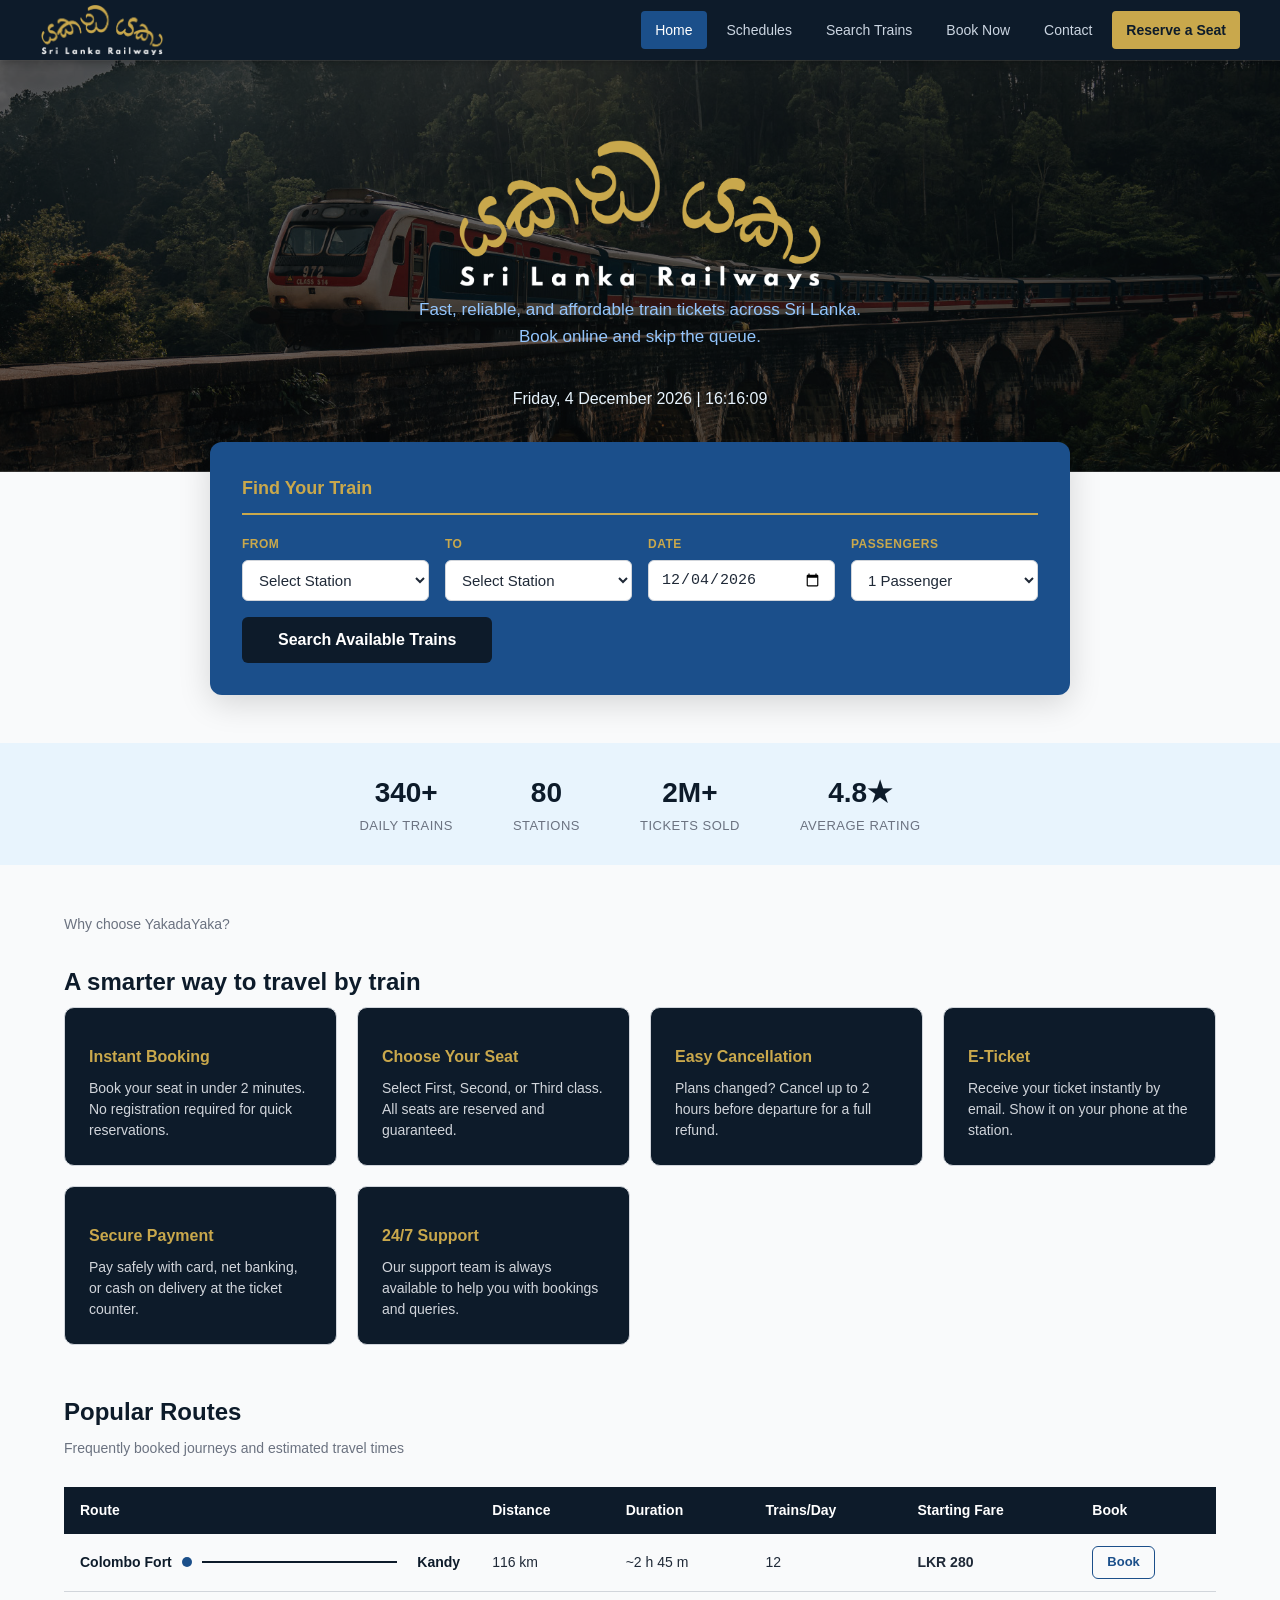
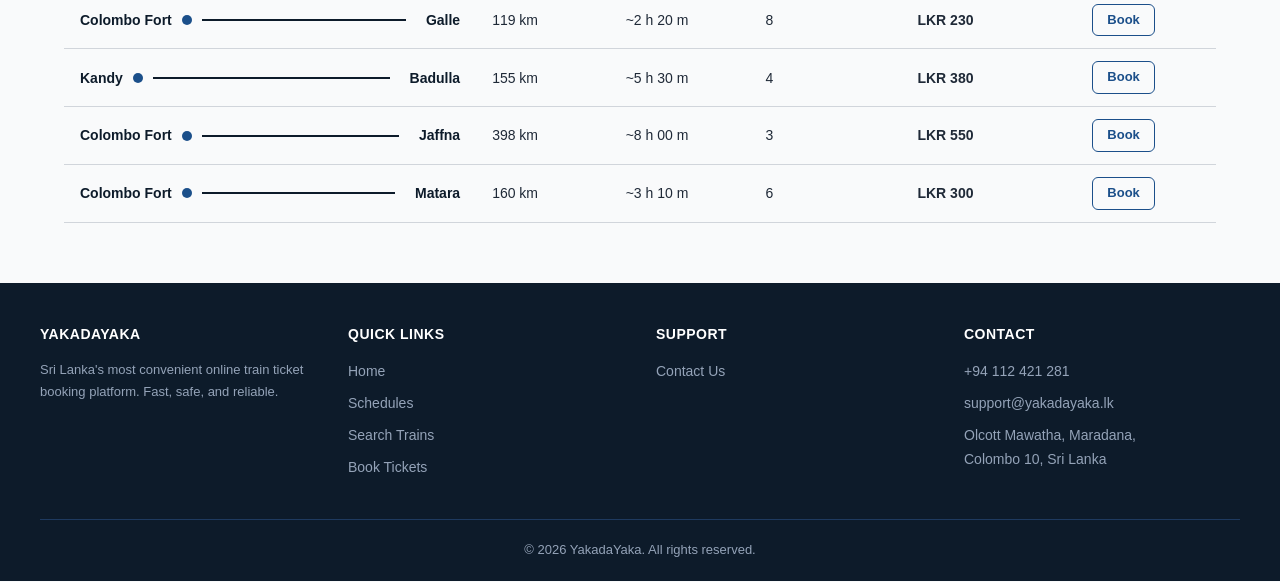
<file: index.html>
<!DOCTYPE html>
<html lang="en">
<head>
    <meta charset="UTF-8">
    <meta name="viewport" content="width=device-width, initial-scale=1.0">
    <title>YakadaYaka - Online Train Ticket Reservation</title>
    <link rel="stylesheet" href="css/style.css">
    <link rel="icon" type="image/png" href="images/logo.png">
</head>
<body>
<header>
    <div class="headerInner">
        <div class="logo">
            <img src="images/logo.png">
        </div>
        <nav>
            <ul>
                <li><a href="index.html">Home</a></li>
                <li><a href="schedules.html">Schedules</a></li>
                <li><a href="results.html">Search Trains</a></li>
                <li><a href="booking.html">Book Now</a></li>
                <li><a href="contact.html">Contact</a></li>
                <li class="navCta"><a href="booking.html">Reserve a Seat</a></li>
            </ul>
        </nav>
    </div>
</header>


<section class="hero">
    <div class="slider">
        <div class="slide" style="background-image: url('images/train1.jpg');"></div>
        <div class="slide" style="background-image: url('images/train2.jpg');"></div>
        <div class="slide" style="background-image: url('images/train3.jpg');"></div>
        <div class="slide" style="background-image: url('images/train1.jpg');"></div>
    </div>
    
    <div class="heroContent">
        <img src="images/logo.png" style="width:30%;">
        
        <p>Fast, reliable, and affordable train tickets across Sri Lanka.<br>Book online and skip the queue.</p>
        <div class="liveDate"></div>
    </div>
</section>


<div class="pageWrapper">
    <div class="searchCard">
        <h2>Find Your Train</h2>

        <form action="results.html" method="get">
            <div class="formRow">
                <div class="formGroup">
                    <label>From</label>
                    <select name="from" required>
                        <option value="">Select Station</option>
                        <option value="colombo">Colombo Fort</option>
                        <option value="kandy">Kandy</option>
                        <option value="galle">Galle</option>
                        <option value="jaffna">Jaffna</option>
                        <option value="badulla">Badulla</option>
                        <option value="matara">Matara</option>
                        <option value="vavuniya">Vavuniya</option>
                        <option value="anuradhapura">Anuradhapura</option>
                    </select>
                </div>

                <div class="formGroup">
                    <label>To</label>
                    <select name="to" required>
                        <option value="">Select Station</option>
                        <option value="colombo">Colombo Fort</option>
                        <option value="kandy">Kandy</option>
                        <option value="galle">Galle</option>
                        <option value="jaffna">Jaffna</option>
                        <option value="badulla">Badulla</option>
                        <option value="matara">Matara</option>
                        <option value="vavuniya">Vavuniya</option>
                        <option value="anuradhapura">Anuradhapura</option>
                    </select>
                </div>

                <div class="formGroup">
                    <label>Date</label>
                    <input type="date" id="departure-date" name="date" required>
                </div>

                <div class="formGroup">
                    <label>Passengers</label>
                    <select name="passengers">
                        <option value="1">1 Passenger</option>
                        <option value="2">2 Passengers</option>
                        <option value="3">3 Passengers</option>
                        <option value="4">4 Passengers</option>
                        <option value="5">5+ Passengers</option>
                    </select>
                </div>
            </div>

            <button type="submit" class="btn btnPrimary btnLg">Search Available Trains</button>
        </form>
    </div>
</div>





<div class="statsBar">
    <div class="statsInner">
        <div class="statItem">
            <div class="number">340+</div>
            <div class="label">Daily Trains</div>
        </div>
        <div class="statItem">
            <div class="number">80</div>
            <div class="label">Stations</div>
        </div>
        <div class="statItem">
            <div class="number">2M+</div>
            <div class="label">Tickets Sold</div>
        </div>
        <div class="statItem">
            <div class="number">4.8★</div>
            <div class="label">Average Rating</div>
        </div>
    </div>
</div>




<div class="pageWrapper">
    <p class="sectionSub">Why choose YakadaYaka?</p>
    <h2 class="sectionTitle">A smarter way to travel by train</h2>

    <div class="cardGrid">
        <div class="card">
            <div class="cardIcon"></div>
            <h3>Instant Booking</h3>
            <p>Book your seat in under 2 minutes. No registration required for quick reservations.</p>
        </div>
        <div class="card">
            <div class="cardIcon"></div>
            <h3>Choose Your Seat</h3>
            <p>Select First, Second, or Third class. All seats are reserved and guaranteed.</p>
        </div>
        <div class="card">
            <div class="cardIcon"></div>
            <h3>Easy Cancellation</h3>
            <p>Plans changed? Cancel up to 2 hours before departure for a full refund.</p>
        </div>
        <div class="card">
            <div class="cardIcon"></div>
            <h3>E-Ticket</h3>
            <p>Receive your ticket instantly by email. Show it on your phone at the station.</p>
        </div>
        <div class="card">
            <div class="cardIcon"></div>
            <h3>Secure Payment</h3>
            <p>Pay safely with card, net banking, or cash on delivery at the ticket counter.</p>
        </div>
        <div class="card">
            <div class="cardIcon"></div>
            <h3>24/7 Support</h3>
            <p>Our support team is always available to help you with bookings and queries.</p>
        </div>
    </div>

    




    <h2 class="sectionTitle mt24">Popular Routes</h2>
    <p class="sectionSub">Frequently booked journeys and estimated travel times</p>

    <div class="tableWrapper mb40">
        <table>
            <thead>
                <tr>
                    <th>Route</th>
                    <th>Distance</th>
                    <th>Duration</th>
                    <th>Trains/Day</th>
                    <th>Starting Fare</th>
                    <th>Book</th>
                </tr>
            </thead>
            <tbody>
                <tr>
                    <td>
                        <div class="routeLine">
                            <span>Colombo Fort</span>
                            <div class="dot"></div>
                            <div class="track" style="width:60px;"></div>
                            <span class="loco"></span>
                            <span>Kandy</span>
                        </div>
                    </td>
                    <td>116 km</td>
                    <td>~2 h 45 m</td>
                    <td>12</td>
                    <td><strong>LKR 280</strong></td>
                    <td><a href="booking.html" class="btn btnOutline" style="padding:5px 14px;font-size:13px;">Book</a></td>
                </tr>
                <tr>
                    <td>
                        <div class="routeLine">
                            <span>Colombo Fort</span>
                            <div class="dot"></div>
                            <div class="track" style="width:60px;"></div>
                            <span class="loco"></span>
                            <span>Galle</span>
                        </div>
                    </td>
                    <td>119 km</td>
                    <td>~2 h 20 m</td>
                    <td>8</td>
                    <td><strong>LKR 230</strong></td>
                    <td><a href="booking.html" class="btn btnOutline" style="padding:5px 14px;font-size:13px;">Book</a></td>
                </tr>
                <tr>
                    <td>
                        <div class="routeLine">
                            <span>Kandy</span>
                            <div class="dot"></div>
                            <div class="track" style="width:60px;"></div>
                            <span class="loco"></span>
                            <span>Badulla</span>
                        </div>
                    </td>
                    <td>155 km</td>
                    <td>~5 h 30 m</td>
                    <td>4</td>
                    <td><strong>LKR 380</strong></td>
                    <td><a href="booking.html" class="btn btnOutline" style="padding:5px 14px;font-size:13px;">Book</a></td>
                </tr>
                <tr>
                    <td>
                        <div class="routeLine">
                            <span>Colombo Fort</span>
                            <div class="dot"></div>
                            <div class="track" style="width:60px;"></div>
                            <span class="loco"></span>
                            <span>Jaffna</span>
                        </div>
                    </td>
                    <td>398 km</td>
                    <td>~8 h 00 m</td>
                    <td>3</td>
                    <td><strong>LKR 550</strong></td>
                    <td><a href="booking.html" class="btn btnOutline" style="padding:5px 14px;font-size:13px;">Book</a></td>
                </tr>
                <tr>
                    <td>
                        <div class="routeLine">
                            <span>Colombo Fort</span>
                            <div class="dot"></div>
                            <div class="track" style="width:60px;"></div>
                            <span class="loco"></span>
                            <span>Matara</span>
                        </div>
                    </td>
                    <td>160 km</td>
                    <td>~3 h 10 m</td>
                    <td>6</td>
                    <td><strong>LKR 300</strong></td>
                    <td><a href="booking.html" class="btn btnOutline" style="padding:5px 14px;font-size:13px;">Book</a></td>
                </tr>
            </tbody>
        </table>
    </div>
</div>




<footer>
    <div class="footerGrid">
        <div class="footerCol">
            <h4>YakadaYaka</h4>
            <p style="font-size:13px;line-height:1.7;">Sri Lanka's most convenient online train ticket booking platform. Fast, safe, and reliable.</p>
        </div>
        <div class="footerCol">
            <h4>Quick Links</h4>
            <ul>
                <li><a href="index.html">Home</a></li>
                <li><a href="schedules.html">Schedules</a></li>
                <li><a href="results.html">Search Trains</a></li>
                <li><a href="booking.html">Book Tickets</a></li>
            </ul>
        </div>
        <div class="footerCol">
            <h4>Support</h4>
            <ul>
                <li><a href="contact.html">Contact Us</a></li>
            </ul>
        </div>
        <div class="footerCol">
            <h4>Contact</h4>
            <ul>
                <li><a href="tel:+94112000000">+94 112 421 281</a></li>
                <li><a href="mailto:support@yakadayaka.lk">support@yakadayaka.lk</a></li>
                <li><a href="#">Olcott Mawatha, Maradana,<br>Colombo 10, Sri Lanka</a></li>
            </ul>
        </div>
    </div>
    <div class="footerBottom">
        <p>&copy; 2026 YakadaYaka. All rights reserved.</p>
    </div>
</footer>


<script src="https://cdnjs.cloudflare.com/ajax/libs/jquery/3.7.1/jquery.min.js"></script>
<script src="js/main.js"></script>

</body>
</html>
</file>
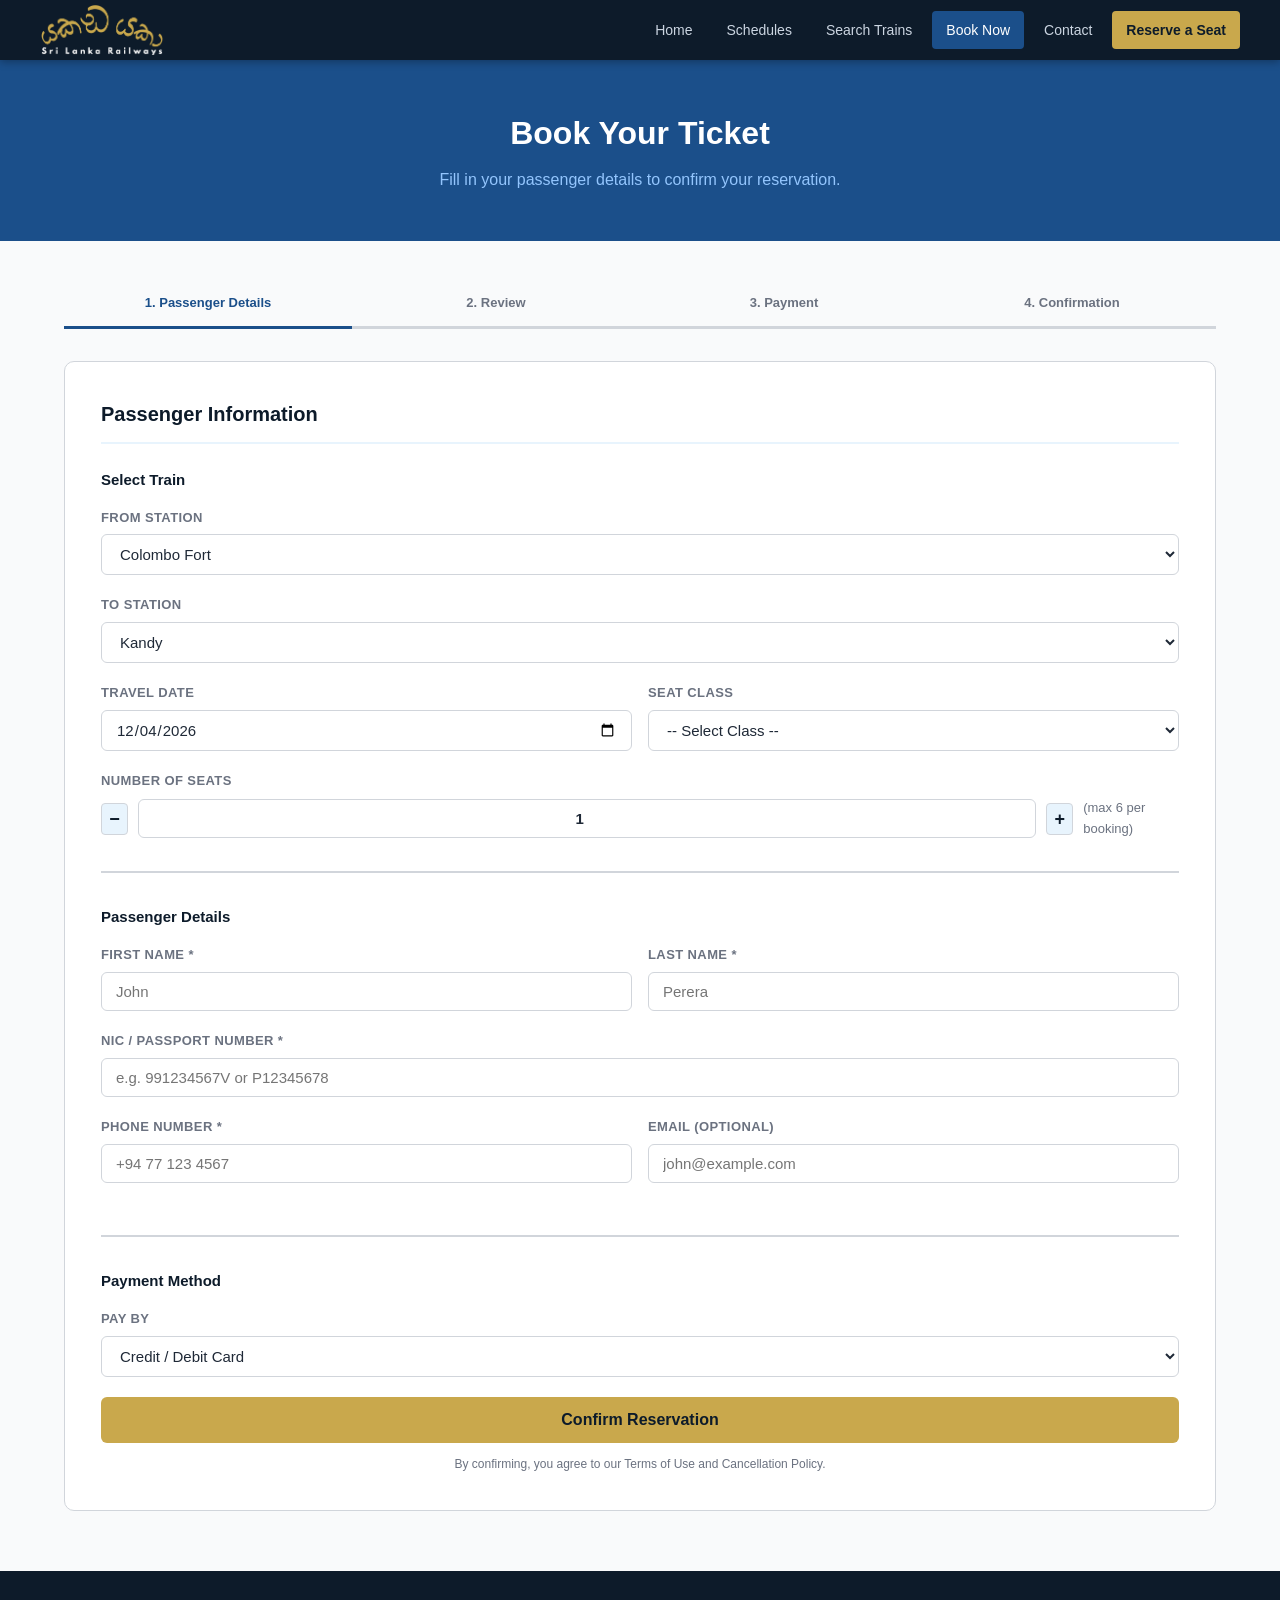
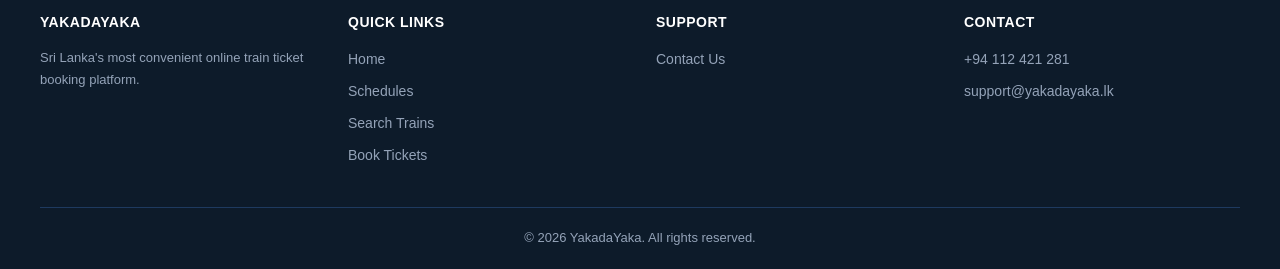
<file: booking.html>
<!DOCTYPE html>
<html lang="en">
<head>
    <meta charset="UTF-8">
    <meta name="viewport" content="width=device-width, initial-scale=1.0">
    <title>Book Tickets - YakadaYaka</title>
    <link rel="stylesheet" href="css/style.css">
    <link rel="icon" type="image/png" href="images/logo.png">
    <style>

        .fareBox {
            display: none;
        }

        .qtyControl {
            display: flex;
            align-items: center;
            gap: 10px;
        }

        .qtyBtn {
            width: 32px;
            height: 32px;
            background: var(--sky);
            border: 1.5px solid var(--light);
            border-radius: 4px;
            font-size: 18px;
            cursor: pointer;
            display: flex;
            align-items: center;
            justify-content: center;
            font-weight: 700;
            color: var(--navy);
            line-height: 1;
        }

        .qtyBtn:hover {
            background: var(--blue);
            color: #fff;
            border-color: var(--blue);
        }

        .qtyDisplay {
            width: 40px;
            text-align: center;
            border: 1.5px solid var(--light);
            border-radius: 4px;
            padding: 6px;
            font-size: 15px;
            font-weight: 700;
        }

        .steps {
            display: flex;
            gap: 0;
            margin-bottom: 32px;
        }

        .step {
            flex: 1;
            text-align: center;
            padding: 12px 8px;
            font-size: 13px;
            font-weight: 600;
            color: var(--gray);
            border-bottom: 3px solid var(--light);
        }

        .step.active {
            color: var(--blue);
            border-color: var(--blue);
        }

        .step.done {
            color: var(--success);
            border-color: var(--success);
        }

    </style>
</head>
<body>


<header>
    <div class="headerInner">
        <div class="logo">
            <img src="images/logo.png">
        </div>
        
        <nav>
            <ul>
                <li><a href="index.html">Home</a></li>
                <li><a href="schedules.html">Schedules</a></li>
                <li><a href="results.html">Search Trains</a></li>
                <li><a href="booking.html">Book Now</a></li>
                <li><a href="contact.html">Contact</a></li>
                <li class="navCta"><a href="booking.html">Reserve a Seat</a></li>
            </ul>
        </nav>
    </div>
</header>


<div class="pageBanner">
    <h1>Book Your Ticket</h1>
    <p>Fill in your passenger details to confirm your reservation.</p>
</div>

<div class="pageWrapper">

    
    <div class="steps">
        <div class="step active">1. Passenger Details</div>
        <div class="step">2. Review</div>
        <div class="step">3. Payment</div>
        <div class="step">4. Confirmation</div>
    </div>

    
    <div id="booking-success" class="alert alertSuccess" style="display:none;">
         <strong>Booking Confirmed!</strong>
    </div>

    <div class="bookingLayout">

        
        <div class="formCard" id="booking-form-wrap">
            <h2>Passenger Information</h2>

            <form id="booking-form">

                
                <h3 style="font-size:15px;font-weight:700;color:var(--navy);margin-bottom:16px;">Select Train</h3>
                <div class="formField">
                    <label>From Station</label>
                    <select>
                        <option>Colombo Fort</option>
                        <option>Kandy</option>
                        <option>Galle</option>
                        <option>Jaffna</option>
                        <option>Badulla</option>
                        <option>Matara</option>
                    </select>
                </div>

                <div class="formField">
                    <label>To Station</label>
                    <select>
                        <option>Kandy</option>
                        <option>Colombo Fort</option>
                        <option>Galle</option>
                        <option>Jaffna</option>
                        <option>Badulla</option>
                        <option>Matara</option>
                    </select>
                </div>

                <div class="formRow2">
                    <div class="formField">
                        <label>Travel Date</label>
                        <input type="date" id="dep-date">
                    </div>
                    <div class="formField">
                        <label>Seat Class</label>
                        <select id="b-class" required>
                            <option value="">-- Select Class --</option>
                            <option value="1">First Class — LKR 850</option>
                            <option value="2">Second Class — LKR 480</option>
                            <option value="3">Third Class — LKR 280</option>
                        </select>
                        <span class="errorMsg" id="b-class-err"></span>
                    </div>
                </div>

                <div class="formField">
                    <label>Number of Seats</label>
                    <div class="qtyControl">
                        <button type="button" class="qtyBtn" data-action="dec" data-target="b-seats">−</button>
                        <input type="number" id="b-seats" class="qtyDisplay" value="1" min="1" max="6" readonly>
                        <button type="button" class="qtyBtn" data-action="inc" data-target="b-seats">+</button>
                        <span style="font-size:13px;color:var(--gray);">(max 6 per booking)</span>
                    </div>
                </div>

                <div class="fareBox alert alertInfo mb24 mt8">
                    Estimated Fare: <strong id="fare-display"></strong>
                </div>

                <div class="divider"></div>

                <h3 style="font-size:15px;font-weight:700;color:var(--navy);margin-bottom:16px;">Passenger Details</h3>

                <div class="formRow2">
                    <div class="formField">
                        <label>First Name *</label>
                        <input type="text" id="b-fname" placeholder="John">
                        <span class="errorMsg" id="b-fname-err"></span>
                    </div>
                    <div class="formField">
                        <label>Last Name *</label>
                        <input type="text" id="b-lname" placeholder="Perera">
                        <span class="errorMsg" id="b-lname-err"></span>
                    </div>
                </div>

                <div class="formField">
                    <label>NIC / Passport Number *</label>
                    <input type="text" id="b-nic" placeholder="e.g. 991234567V or P12345678">
                    <span class="errorMsg" id="b-nic-err"></span>
                </div>

                <div class="formRow2">
                    <div class="formField">
                        <label>Phone Number *</label>
                        <input type="tel" id="b-phone" placeholder="+94 77 123 4567">
                        <span class="errorMsg" id="b-phone-err"></span>
                    </div>
                    <div class="formField">
                        <label>Email (optional)</label>
                        <input type="email" id="b-email" placeholder="john@example.com">
                        <span class="errorMsg" id="b-email-err"></span>
                    </div>
                </div>

                <div class="divider"></div>

                <h3 style="font-size:15px;font-weight:700;color:var(--navy);margin-bottom:16px;">Payment Method</h3>

                <div class="formField">
                    <label>Pay By</label>
                    <select>
                        <option value="card">Credit / Debit Card</option>
                        <option value="netbank">Internet Banking</option>
                        <option value="counter">Cash at Counter</option>
                    </select>
                </div>

                <button type="submit" class="btn btnGold btnLg btnBlock mt16">
                    Confirm Reservation
                </button>

                <p style="font-size:12px;color:var(--gray);text-align:center;margin-top:12px;">
                    By confirming, you agree to our Terms of Use and Cancellation Policy.
                </p>

            </form>
        </div>

    </div>
</div>

<footer>
    <div class="footerGrid">
        <div class="footerCol">
            <h4>YakadaYaka</h4>
            <p style="font-size:13px;line-height:1.7;">Sri Lanka's most convenient online train ticket booking platform.</p>
        </div>
        <div class="footerCol">
            <h4>Quick Links</h4>
            <ul>
                <li><a href="index.html">Home</a></li>
                <li><a href="schedules.html">Schedules</a></li>
                <li><a href="results.html">Search Trains</a></li>
                <li><a href="booking.html">Book Tickets</a></li>
            </ul>
        </div>
        <div class="footerCol">
            <h4>Support</h4>
            <ul>
                <li><a href="contact.html">Contact Us</a></li>
            </ul>
        </div>
        <div class="footerCol">
            <h4>Contact</h4>
            <ul>
                <li><a href="tel:+94112000000">+94 112 421 281</a></li>
                <li><a href="mailto:support@yakadayaka.lk">support@yakadayaka.lk</a></li>
            </ul>
        </div>
    </div>
    <div class="footerBottom">
        <p>&copy; 2026 YakadaYaka. All rights reserved.</p>
    </div>
</footer>

<script src="https://cdnjs.cloudflare.com/ajax/libs/jquery/3.7.1/jquery.min.js"></script>
<script src="js/main.js"></script>
<script>
    $(document).ready(function () {
        
        var now = new Date();
        var months = ["Jan","Feb","Mar","Apr","May","Jun","Jul","Aug","Sep","Oct","Nov","Dec"];
        $("#summary-date").text(now.getDate() + " " + months[now.getMonth()] + " " + now.getFullYear());

        

        var ref = Math.floor(10000 + Math.random() * 90000);
        $("#booking-ref").text(ref);


        function updateSummaryTotal() {
            var text = $("#fare-display").text();
            if (text) {
                $("#summary-total").text(text);
            }
        }

        
        setInterval(updateSummaryTotal, 500);

        

        $("#booking-form").on("submit-success", function () {
            $("html, body").animate({ scrollTop: 0 }, 400);
        });
    });
</script>

</body>
</html>
</file>
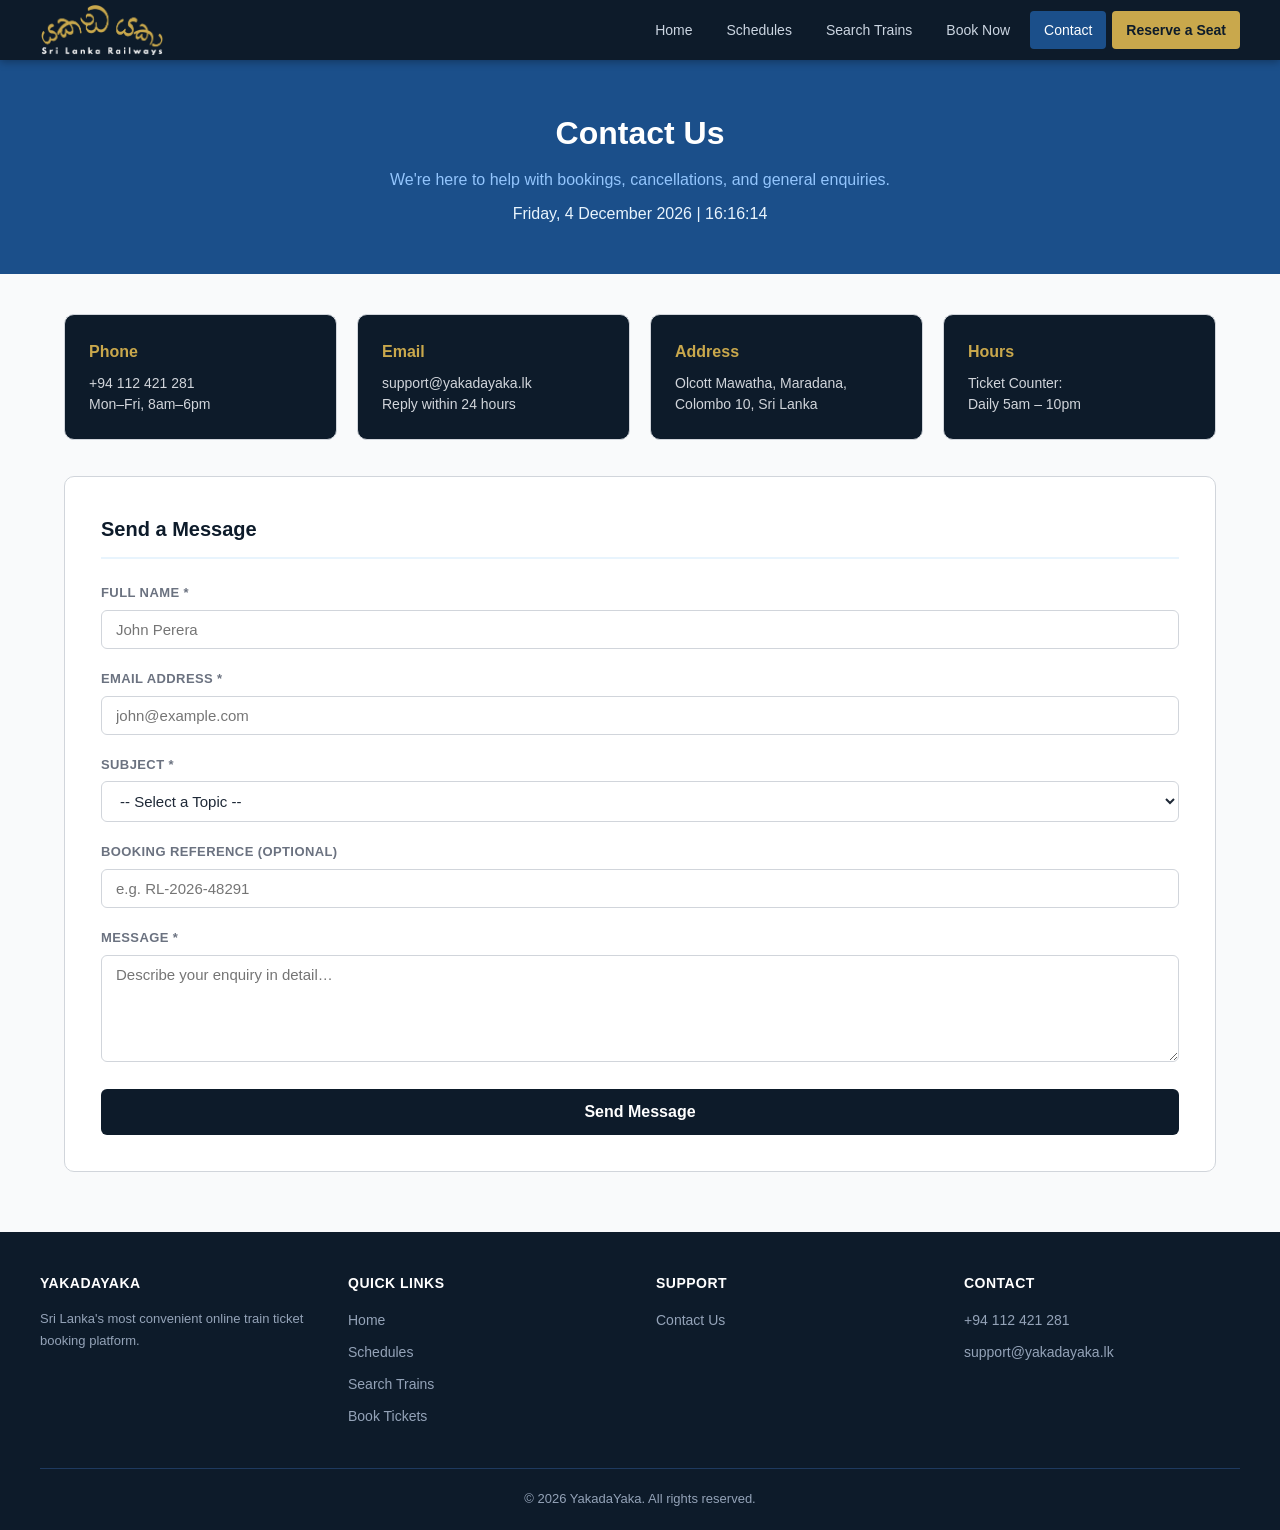
<file: contact.html>
<!DOCTYPE html>
<html lang="en">
<head>
    <meta charset="UTF-8">
    <meta name="viewport" content="width=device-width, initial-scale=1.0">
    <title>Contact Us - YakadaYaka</title>
    <link rel="stylesheet" href="css/style.css">
    <link rel="icon" type="image/png" href="images/logo.png">
    
</head>
<body>

<header>
    <div class="headerInner">
       <div class="logo">
            <img src="images/logo.png">
        </div>
        
        <nav>
            <ul>
                <li><a href="index.html">Home</a></li>
                <li><a href="schedules.html">Schedules</a></li>
                <li><a href="results.html">Search Trains</a></li>
                <li><a href="booking.html">Book Now</a></li>
                <li><a href="contact.html">Contact</a></li>
                <li class="navCta"><a href="booking.html">Reserve a Seat</a></li>
            </ul>
        </nav>
    </div>
</header>


<div class="pageBanner">
    <h1>Contact Us</h1>
    <p>We're here to help with bookings, cancellations, and general enquiries.</p>
    <div class="liveDate mt8"></div>
</div>

<div class="pageWrapper">

    
    <div id="form-success" class="alert alertSuccess" style="display:none;">
        &nbsp;<strong>Message sent!</strong> Thank you for reaching out. We'll respond within 24 hours.
    </div>

    
    <div class="cardGrid" style="grid-template-columns:repeat(auto-fit,minmax(180px,1fr));margin-bottom:36px;">
        <div class="card">
            <h3>Phone</h3>
            <p><a href="tel:+94112000000" style="color:var(--light);">+94 112 421 281</a><br>Mon–Fri, 8am–6pm</p>
        </div>
        <div class="card">
            <h3>Email</h3>
            <p><a href="mailto:support@yakadayaka.lk" style="color:var(--light);">support@yakadayaka.lk</a><br>Reply within 24 hours</p>
        </div>
        <div class="card">
            <h3>Address</h3>
            <p>Olcott Mawatha, Maradana,<br>Colombo 10, Sri Lanka</p>
        </div>
        <div class="card">
            <h3>Hours</h3>
            <p>Ticket Counter:<br>Daily 5am – 10pm</p>
        </div>
    </div>

    
    <div class="contactLayout">
        <div class="formCard">
            <h2>Send a Message</h2>
            <form id="contact-form" novalidate>

                <div class="formField">
                    <label for="c-name">Full Name *</label>
                    <input type="text" id="c-name" placeholder="John Perera">
                    <span class="errorMsg" id="c-name-err"></span>
                </div>

                <div class="formField">
                    <label for="c-email">Email Address *</label>
                    <input type="email" id="c-email" placeholder="john@example.com">
                    <span class="errorMsg" id="c-email-err"></span>
                </div>

                <div class="formField">
                    <label for="c-subject">Subject *</label>
                    <select id="c-subject">
                        <option value="">-- Select a Topic --</option>
                        <option value="booking">Booking Issue</option>
                        <option value="cancel">Cancellation / Refund</option>
                        <option value="schedule">Schedule Enquiry</option>
                        <option value="payment">Payment Problem</option>
                        <option value="feedback">General Feedback</option>
                        <option value="other">Other</option>
                    </select>
                    <span class="errorMsg" id="c-subject-err"></span>
                </div>

                <div class="formField">
                    <label for="c-ref">Booking Reference (optional)</label>
                    <input type="text" id="c-ref" placeholder="e.g. RL-2026-48291">
                </div>

                <div class="formField">
                    <label for="c-message">Message *</label>
                    <textarea id="c-message" rows="5" placeholder="Describe your enquiry in detail…"></textarea>
                    <span class="errorMsg" id="c-message-err"></span>
                </div>

                <button type="submit" class="btn btnPrimary btnLg btnBlock">
                    Send Message
                </button>
            </form>
        </div>
    </div>

</div>


<footer>
    <div class="footerGrid">
        <div class="footerCol">
            <h4>YakadaYaka</h4>
            <p style="font-size:13px;line-height:1.7;">Sri Lanka's most convenient online train ticket booking platform.</p>
        </div>
        <div class="footerCol">
            <h4>Quick Links</h4>
            <ul>
                <li><a href="index.html">Home</a></li>
                <li><a href="schedules.html">Schedules</a></li>
                <li><a href="results.html">Search Trains</a></li>
                <li><a href="booking.html">Book Tickets</a></li>
            </ul>
        </div>
        <div class="footerCol">
            <h4>Support</h4>
            <ul>
                <li><a href="contact.html">Contact Us</a></li>
            </ul>
        </div>
        <div class="footerCol">
            <h4>Contact</h4>
            <ul>
                <li><a href="tel:+94112000000">+94 112 421 281</a></li>
                <li><a href="mailto:support@yakadayaka.lk">support@yakadayaka.lk</a></li>
            </ul>
        </div>
    </div>
    <div class="footerBottom">
        <p>&copy; 2026 YakadaYaka. All rights reserved.</p>
    </div>
</footer>

<script src="https://cdnjs.cloudflare.com/ajax/libs/jquery/3.7.1/jquery.min.js"></script>
<script src="js/main.js"></script>

</body>
</html>
</file>
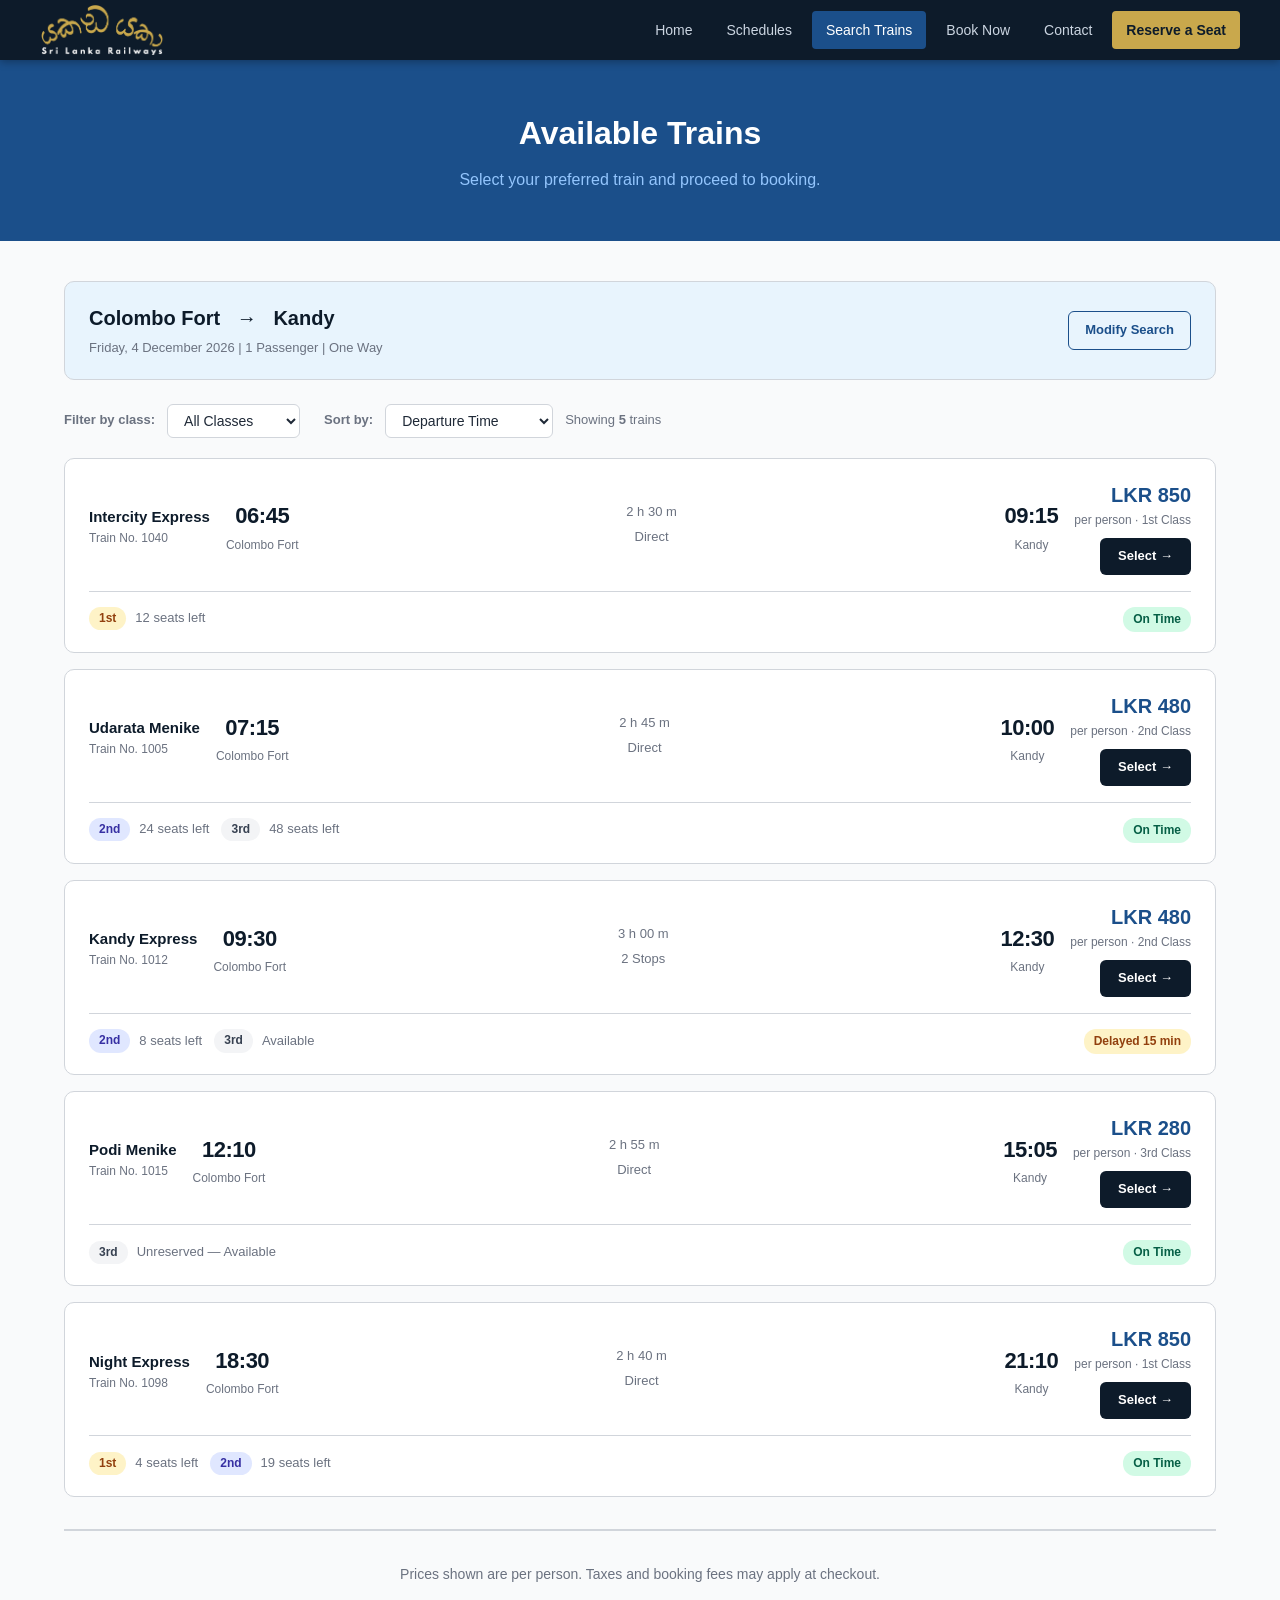
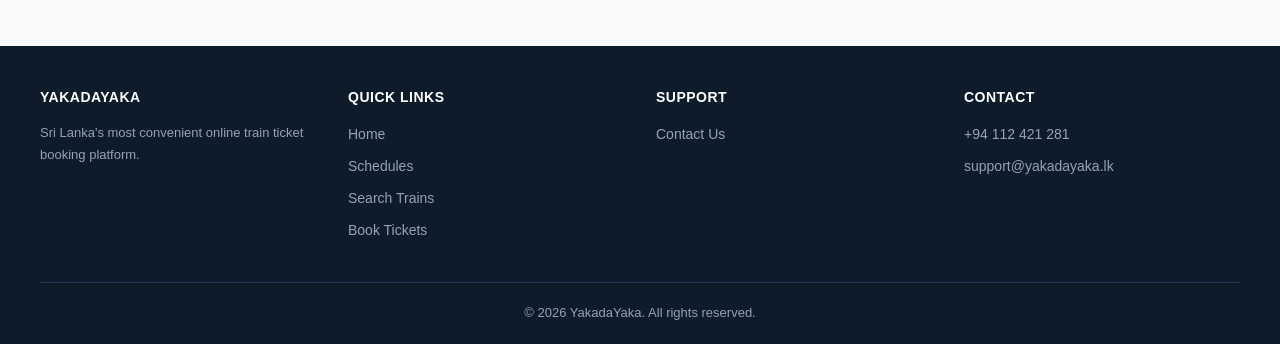
<file: results.html>
<!DOCTYPE html>
<html lang="en">
<head>
    <meta charset="UTF-8">
    <meta name="viewport" content="width=device-width, initial-scale=1.0">
    <title>Search Results - YakadaYaka</title>
    <link rel="stylesheet" href="css/style.css">
    <link rel="icon" type="image/png" href="images/logo.png">
    
    <style>
        .resultsHeader {
            background: var(--sky);
            border: 1.5px solid var(--light);
            border-radius: 10px;
            padding: 20px 24px;
            margin-bottom: 24px;
            display: flex;
            align-items: center;
            justify-content: space-between;
            flex-wrap: wrap;
            gap: 12px;
        }

        .resultsRoute {
            font-size: 20px;
            font-weight: 700;
            color: var(--navy);
            display: flex;
            align-items: center;
            gap: 10px;
        }

        .resultsMeta {
            font-size: 13px;
            color: var(--gray);
            margin-top: 4px;
        }

        .filterBar {
            display: flex;
            gap: 12px;
            align-items: center;
            flex-wrap: wrap;
            margin-bottom: 20px;
        }

        .filterBar label {
            font-size: 13px;
            font-weight: 600;
            color: var(--gray);
        }

        .filterBar select {
            border: 1.5px solid var(--light);
            border-radius: 6px;
            padding: 7px 12px;
            font-size: 14px;
            color: var(--text);
            background: #fff;
        }

        .trainCard {
            background: #fff;
            border: 1.5px solid var(--light);
            border-radius: 10px;
            padding: 20px 24px;
            margin-bottom: 16px;
            transition: box-shadow 0.2s;
        }

        .trainCard:hover {
            box-shadow: 0 4px 16px rgba(0,0,0,0.09);
        }

        .trainCardTop {
            display: flex;
            align-items: center;
            justify-content: space-between;
            flex-wrap: wrap;
            gap: 16px;
        }

        .trainName {
            font-weight: 700;
            font-size: 15px;
            color: var(--navy);
        }

        .trainNumber {
            font-size: 12px;
            color: var(--gray);
        }

        .timeBlock {
            text-align: center;
        }

        .timeBlock .time {
            font-size: 22px;
            font-weight: 800;
            color: var(--navy);
            letter-spacing: -0.5px;
        }

        .timeBlock .station {
            font-size: 12px;
            color: var(--gray);
            margin-top: 2px;
        }

        .durationBlock {
            text-align: center;
            flex: 1;
            min-width: 120px;
        }

        .durationBlock .dur {
            font-size: 13px;
            color: var(--gray);
            margin-bottom: 4px;
        }

        .loco-icon {
            font-size: 18px;
        }

        .priceBlock {
            text-align: right;
        }

        .priceBlock .price {
            font-size: 20px;
            font-weight: 800;
            color: var(--blue);
        }

        .priceBlock .per {
            font-size: 12px;
            color: var(--gray);
        }

        .trainCardBottom {
            margin-top: 16px;
            padding-top: 14px;
            border-top: 1px solid var(--light);
            display: flex;
            align-items: center;
            justify-content: space-between;
            flex-wrap: wrap;
            gap: 10px;
        }

        .availInfo {
            font-size: 13px;
            color: var(--gray);
            display: flex;
            gap: 12px;
            flex-wrap: wrap;
        }

        .availInfo span {
            display: flex;
            align-items: center;
            gap: 5px;
        }
    </style>
</head>
<body>
<header>
    <div class="headerInner">
        <div class="logo">
            <img src="images/logo.png">
        </div>
        
        <nav>
            <ul>
                <li><a href="index.html">Home</a></li>
                <li><a href="schedules.html">Schedules</a></li>
                <li><a href="results.html">Search Trains</a></li>
                <li><a href="booking.html">Book Now</a></li>
                <li><a href="contact.html">Contact</a></li>
                <li class="navCta"><a href="booking.html">Reserve a Seat</a></li>
            </ul>
        </nav>
    </div>
</header>


<div class="pageBanner">
    <h1>Available Trains</h1>
    <p>Select your preferred train and proceed to booking.</p>
</div>

<div class="pageWrapper">

    <!-- Results Header -->
    <div class="resultsHeader">
        <div>
            <div class="resultsRoute">
                Colombo Fort &nbsp; → &nbsp; Kandy 
            </div>
            <div class="resultsMeta" id="results-date-meta">Thursday, 11 June 2026 &nbsp;|&nbsp; 1 Passenger &nbsp;|&nbsp; One Way</div>
        </div>
        <a href="index.html" class="btn btnOutline" style="font-size:13px;padding:8px 16px;">Modify Search</a>
    </div>

    
    <div class="filterBar">
        <label>Filter by class:</label>
        <select id="filter-class">
            <option value="all">All Classes</option>
            <option value="1">First Class</option>
            <option value="2">Second Class</option>
            <option value="3">Third Class</option>
        </select>

        <label style="margin-left:12px;">Sort by:</label>
        <select id="sort-trains">
            <option value="dep">Departure Time</option>
            <option value="dur">Duration</option>
            <option value="price">Price (Low → High)</option>
        </select>

        <span style="font-size:13px;color:var(--gray);">Showing <strong>5</strong> trains</span>
    </div>


    <div class="trainRow" data-class="1">
        <div class="trainCard">
            <div class="trainCardTop">
                <div>
                    <div class="trainName">Intercity Express</div>
                    <div class="trainNumber">Train No. 1040</div>
                </div>

                <div class="timeBlock">
                    <div class="time">06:45</div>
                    <div class="station">Colombo Fort</div>
                </div>

                <div class="durationBlock">
                    <div class="dur">2 h 30 m</div>
                    <div class="dur" style="margin-top:4px;">Direct</div>
                </div>

                <div class="timeBlock">
                    <div class="time">09:15</div>
                    <div class="station">Kandy</div>
                </div>

                <div class="priceBlock">
                    <div class="price">LKR 850</div>
                    <div class="per">per person · 1st Class</div>
                    <a href="booking.html" class="btn btnPrimary mt8" style="padding:8px 18px;font-size:13px;">Select →</a>
                </div>
            </div>

            <div class="trainCardBottom">
                <div class="availInfo">
                    <span><span class="classPill classFirst">1st</span> 12 seats left</span>
                </div>
                <div>
                    <span class="badge badgeGreen">On Time</span>
                </div>
            </div>
        </div>
    </div>

    <div class="trainRow" data-class="2">
        <div class="trainCard">
            <div class="trainCardTop">
                <div>
                    <div class="trainName">Udarata Menike</div>
                    <div class="trainNumber">Train No. 1005</div>
                </div>

                <div class="timeBlock">
                    <div class="time">07:15</div>
                    <div class="station">Colombo Fort</div>
                </div>

                <div class="durationBlock">
                    <div class="dur">2 h 45 m</div>
                    <div class="dur" style="margin-top:4px;">Direct</div>
                </div>

                <div class="timeBlock">
                    <div class="time">10:00</div>
                    <div class="station">Kandy</div>
                </div>

                <div class="priceBlock">
                    <div class="price">LKR 480</div>
                    <div class="per">per person · 2nd Class</div>
                    <a href="booking.html" class="btn btnPrimary mt8" style="padding:8px 18px;font-size:13px;">Select →</a>
                </div>
            </div>

            <div class="trainCardBottom">
                <div class="availInfo">
                    <span><span class="classPill classSecond">2nd</span> 24 seats left</span>
                    <span><span class="classPill classThird">3rd</span> 48 seats left</span>
                </div>
                <div>
                    <span class="badge badgeGreen">On Time</span>
                </div>
            </div>
        </div>
    </div>

    <div class="trainRow" data-class="2">
        <div class="trainCard">
            <div class="trainCardTop">
                <div>
                    <div class="trainName">Kandy Express</div>
                    <div class="trainNumber">Train No. 1012</div>
                </div>

                <div class="timeBlock">
                    <div class="time">09:30</div>
                    <div class="station">Colombo Fort</div>
                </div>

                <div class="durationBlock">
                    <div class="dur">3 h 00 m</div>
                    <div class="dur" style="margin-top:4px;">2 Stops</div>
                </div>

                <div class="timeBlock">
                    <div class="time">12:30</div>
                    <div class="station">Kandy</div>
                </div>

                <div class="priceBlock">
                    <div class="price">LKR 480</div>
                    <div class="per">per person · 2nd Class</div>
                    <a href="booking.html" class="btn btnPrimary mt8" style="padding:8px 18px;font-size:13px;">Select →</a>
                </div>
            </div>

            <div class="trainCardBottom">
                <div class="availInfo">
                    <span><span class="classPill classSecond">2nd</span> 8 seats left</span>
                    <span><span class="classPill classThird">3rd</span> Available</span>
                </div>
                <div>
                    <span class="badge badgeYellow">Delayed 15 min</span>
                </div>
            </div>
        </div>
    </div>

    <div class="trainRow" data-class="3">
        <div class="trainCard">
            <div class="trainCardTop">
                <div>
                    <div class="trainName">Podi Menike</div>
                    <div class="trainNumber">Train No. 1015</div>
                </div>

                <div class="timeBlock">
                    <div class="time">12:10</div>
                    <div class="station">Colombo Fort</div>
                </div>

                <div class="durationBlock">
                    <div class="dur">2 h 55 m</div>
                    <div class="dur" style="margin-top:4px;">Direct</div>
                </div>

                <div class="timeBlock">
                    <div class="time">15:05</div>
                    <div class="station">Kandy</div>
                </div>

                <div class="priceBlock">
                    <div class="price">LKR 280</div>
                    <div class="per">per person · 3rd Class</div>
                    <a href="booking.html" class="btn btnPrimary mt8" style="padding:8px 18px;font-size:13px;">Select →</a>
                </div>
            </div>

            <div class="trainCardBottom">
                <div class="availInfo">
                    <span><span class="classPill classThird">3rd</span> Unreserved — Available</span>
                </div>
                <div>
                    <span class="badge badgeGreen">On Time</span>
                </div>
            </div>
        </div>
    </div>

    <div class="trainRow" data-class="1">
        <div class="trainCard">
            <div class="trainCardTop">
                <div>
                    <div class="trainName">Night Express</div>
                    <div class="trainNumber">Train No. 1098</div>
                </div>

                <div class="timeBlock">
                    <div class="time">18:30</div>
                    <div class="station">Colombo Fort</div>
                </div>

                <div class="durationBlock">
                    <div class="dur">2 h 40 m</div>
                    <div class="dur" style="margin-top:4px;">Direct</div>
                </div>

                <div class="timeBlock">
                    <div class="time">21:10</div>
                    <div class="station">Kandy</div>
                </div>

                <div class="priceBlock">
                    <div class="price">LKR 850</div>
                    <div class="per">per person · 1st Class</div>
                    <a href="booking.html" class="btn btnPrimary mt8" style="padding:8px 18px;font-size:13px;">Select →</a>
                </div>
            </div>

            <div class="trainCardBottom">
                <div class="availInfo">
                    <span><span class="classPill classFirst">1st</span> 4 seats left</span>
                    <span><span class="classPill classSecond">2nd</span> 19 seats left</span>
                </div>
                <div>
                    <span class="badge badgeGreen">On Time</span>
                </div>
            </div>
        </div>
    </div>

    <div class="divider"></div>
    <p class="textCenter textGray" style="margin-bottom:40px;font-size:14px;">
        Prices shown are per person. Taxes and booking fees may apply at checkout.
    </p>

</div>

<footer>
    <div class="footerGrid">
        <div class="footerCol">
            <h4>YakadaYaka</h4>
            <p style="font-size:13px;line-height:1.7;">Sri Lanka's most convenient online train ticket booking platform.</p>
        </div>
        <div class="footerCol">
            <h4>Quick Links</h4>
            <ul>
                <li><a href="index.html">Home</a></li>
                <li><a href="schedules.html">Schedules</a></li>
                <li><a href="results.html">Search Trains</a></li>
                <li><a href="booking.html">Book Tickets</a></li>
            </ul>
        </div>
        <div class="footerCol">
            <h4>Support</h4>
            <ul>
                <li><a href="contact.html">Contact Us</a></li>
            </ul>
        </div>
        <div class="footerCol">
            <h4>Contact</h4>
            <ul>
                <li><a href="tel:+94112000000">+94 112 421 281</a></li>
                <li><a href="mailto:support@yakadayaka.lk">support@yakadayaka.lk</a></li>
            </ul>
        </div>
    </div>
    <div class="footerBottom">
        <p>&copy; 2026 YakadaYaka. All rights reserved.</p>
    </div>
</footer>

<script src="https://cdnjs.cloudflare.com/ajax/libs/jquery/3.7.1/jquery.min.js"></script>
<script src="js/main.js"></script>
<script>
    $(document).ready(function () {
        
        var now = new Date();
        
        var days = ["Sunday","Monday","Tuesday","Wednesday","Thursday","Friday","Saturday"];
        
        var months = ["January","February","March","April","May","June","July","August","September","October","November","December"];
        
        $("#results-date-meta").text(
            days[now.getDay()] + ", " + now.getDate() + " " + months[now.getMonth()] + " " + now.getFullYear()
            + " | 1 Passenger | One Way"
        );
    });
</script>

</body>
</html>
</file>
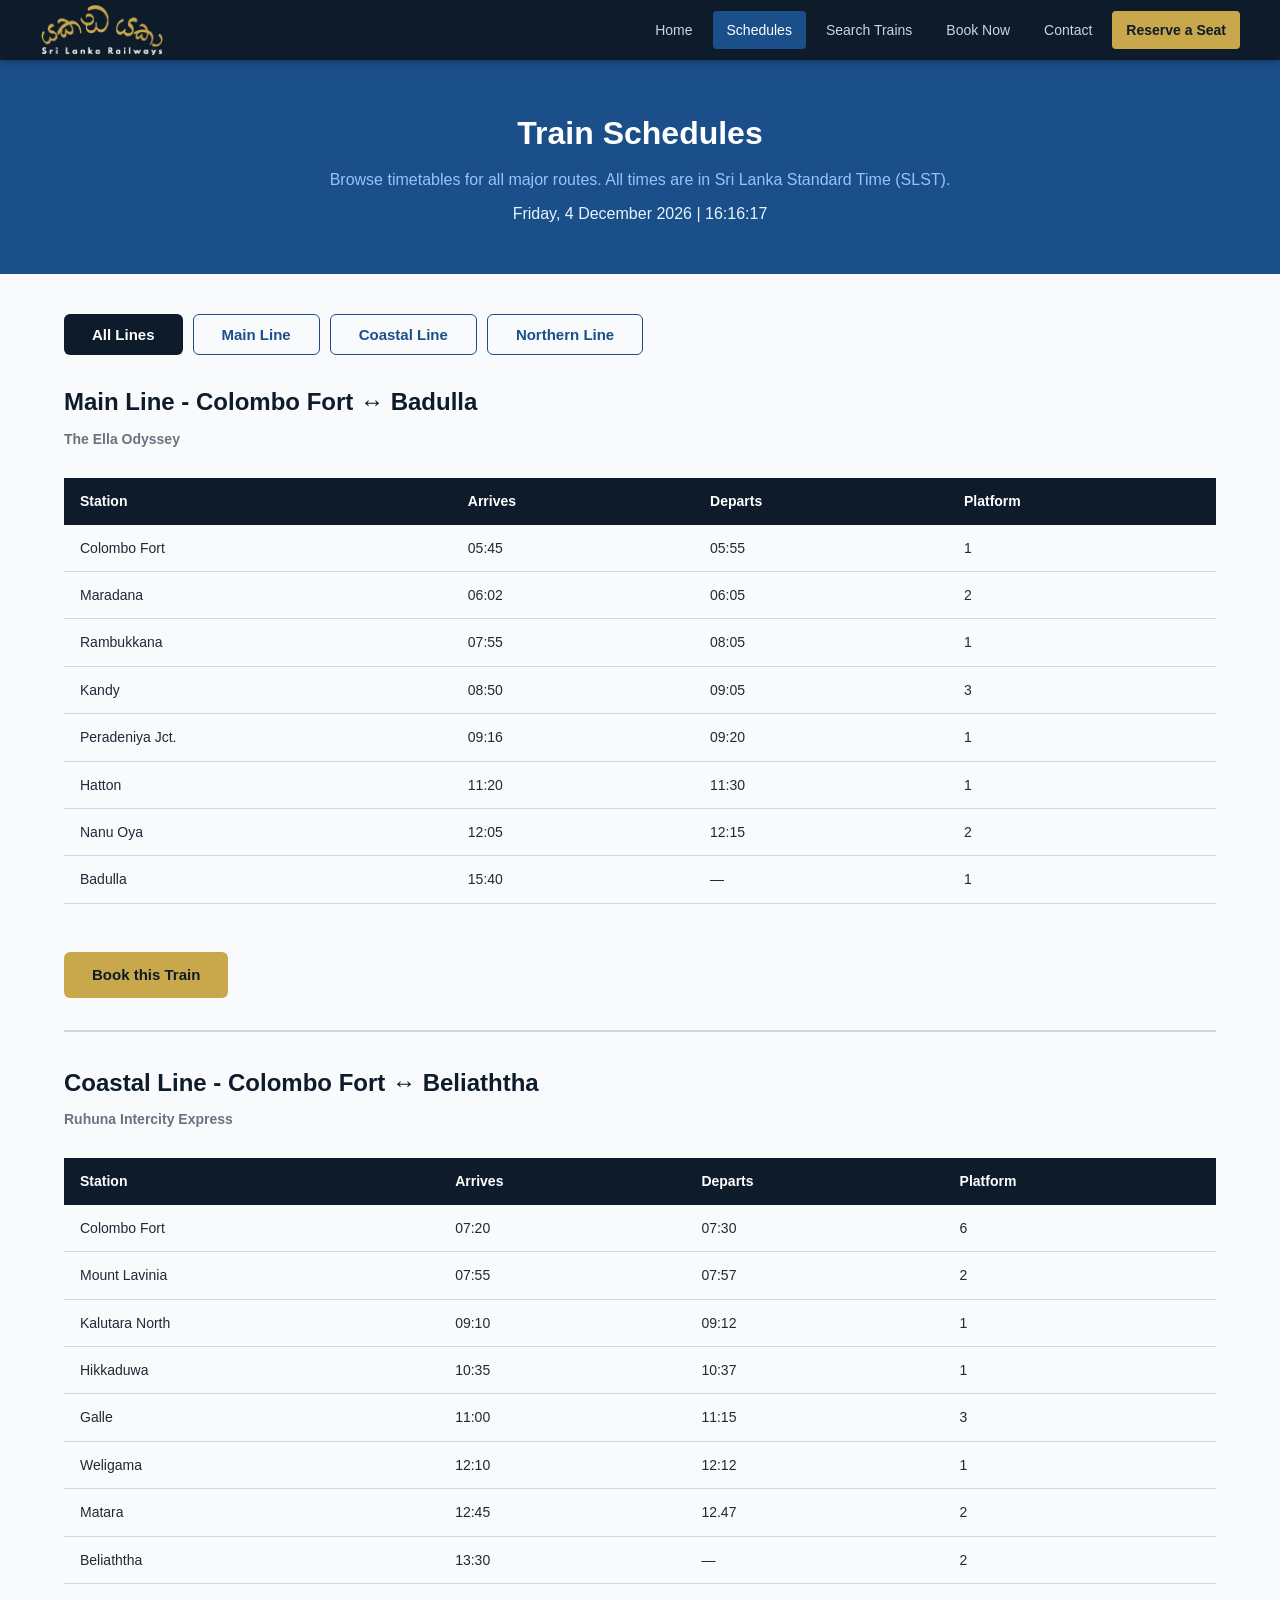
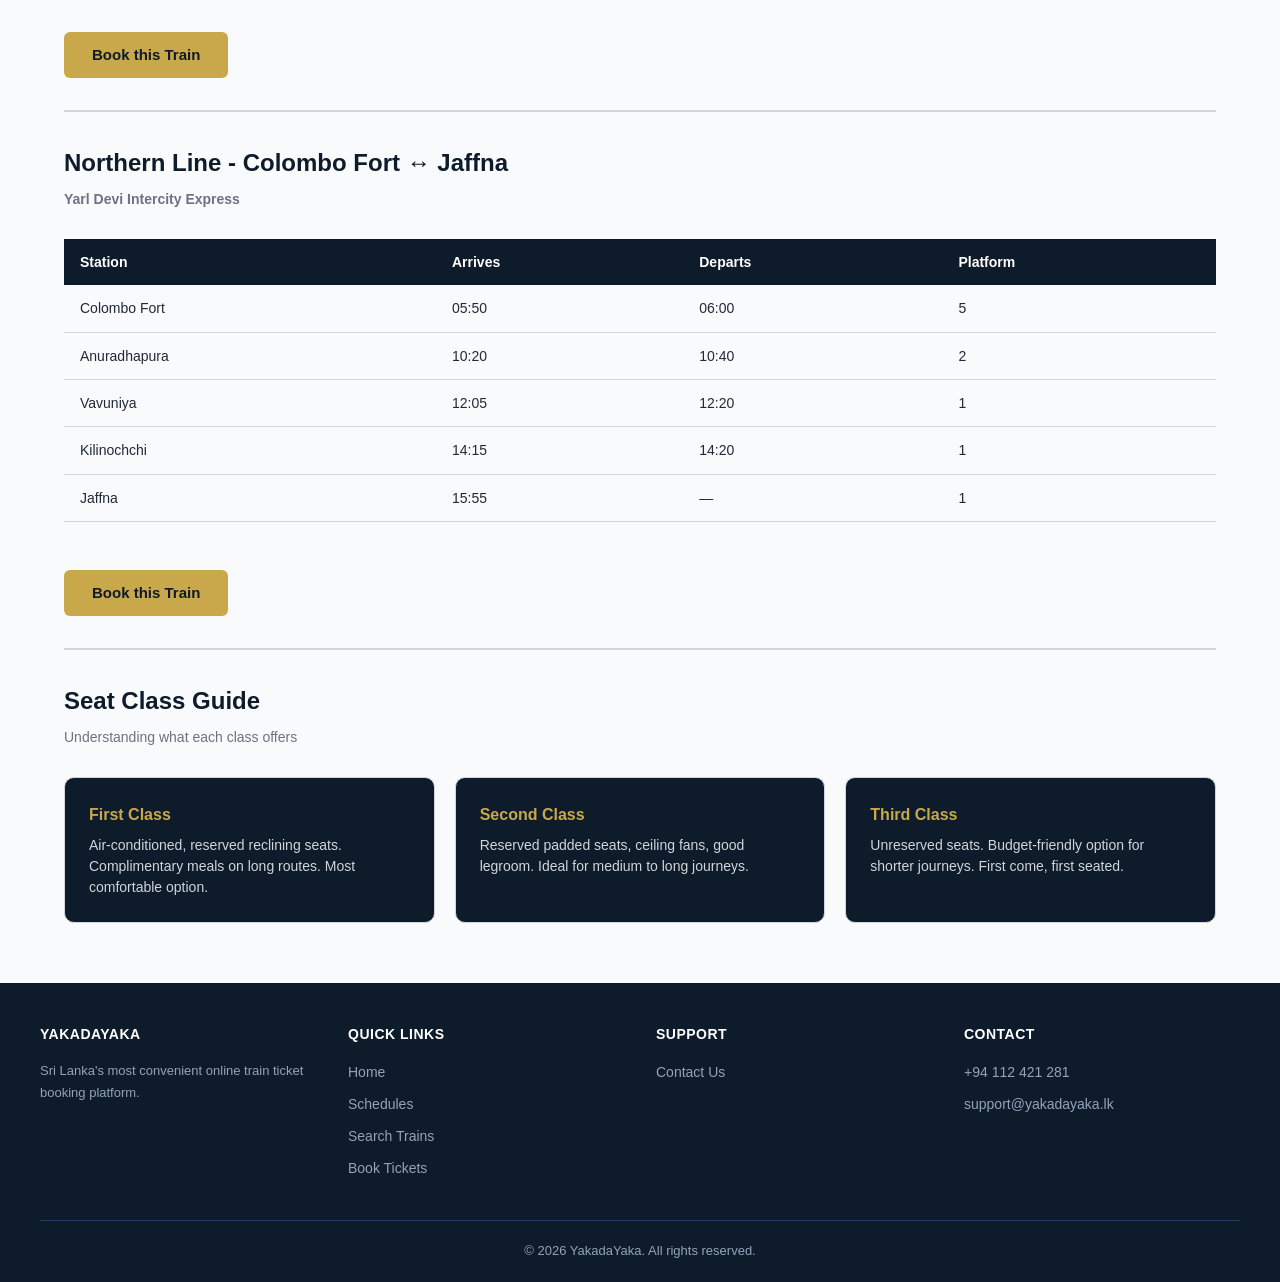
<file: schedules.html>
<!DOCTYPE html>
<html lang="en">
<head>
    <meta charset="UTF-8">
    <meta name="viewport" content="width=device-width, initial-scale=1.0">
    <title>Train Schedules - YakadaYaka</title>
    <link rel="stylesheet" href="css/style.css">
    <link rel="icon" type="image/png" href="images/logo.png">
</head>
<body>

<header>
    <div class="headerInner">
        <div class="logo">
            <img src="images/logo.png">
        </div>
        <nav>
            <ul>
                <li><a href="index.html">Home</a></li>
                <li><a href="schedules.html">Schedules</a></li>
                <li><a href="results.html">Search Trains</a></li>
                <li><a href="booking.html">Book Now</a></li>
                <li><a href="contact.html">Contact</a></li>
                <li class="navCta"><a href="booking.html">Reserve a Seat</a></li>
            </ul>
        </nav>
    </div>
</header>


<div class="pageBanner">
    <h1>Train Schedules</h1>
    <p>Browse timetables for all major routes. All times are in Sri Lanka Standard Time (SLST).</p>
    <div class="liveDate mt8"></div>
</div>

<div class="pageWrapper">

    
    <div style="display:flex;gap:10px;flex-wrap:wrap;margin-bottom:28px;">
        <button class="btn btnPrimary lineTab active" data-line="all">All Lines</button>
        <button class="btn btnOutline lineTab" data-line="main">Main Line</button>
        <button class="btn btnOutline lineTab" data-line="coast">Coastal Line</button>
        <button class="btn btnOutline lineTab" data-line="north">Northern Line</button>
    </div>

    <div class="scheduleSection" data-line="main">
        <h2 class="sectionTitle">Main Line - Colombo Fort ↔ Badulla</h2>
        <p class="sectionSub"><b>The Ella Odyssey</b></p>
                <div class="tableWrapper">
                    <table>
                        <thead>
                            <tr>
                                <th>Station</th>
                                <th>Arrives</th>
                                <th>Departs</th>
                                <th>Platform</th>
                            </tr>
                        </thead>
                        <tbody>
                            <tr><td>Colombo Fort</td><td>05:45</td><td>05:55</td><td>1</td></tr>
                            <tr><td>Maradana</td><td>06:02</td><td>06:05</td><td>2</td></tr>
                            <tr><td>Rambukkana</td><td>07:55</td><td>08:05</td><td>1</td></tr>
                            <tr><td>Kandy</td><td>08:50</td><td>09:05</td><td>3</td></tr>
                            <tr><td>Peradeniya Jct.</td><td>09:16</td><td>09:20</td><td>1</td></tr>
                            <tr><td>Hatton</td><td>11:20</td><td>11:30</td><td>1</td></tr>
                            <tr><td>Nanu Oya</td><td>12:05</td><td>12:15</td><td>2</td></tr>
                            <tr><td>Badulla</td><td>15:40</td><td>—</td><td>1</td></tr>
                        </tbody>
                    </table>
                </div>
                <a href="booking.html" class="btn btnGold mt16">Book this Train</a>
    </div>

    
    <div class="scheduleSection" data-line="coast">
        <div class="divider"></div>
        <h2 class="sectionTitle">Coastal Line - Colombo Fort ↔ Beliaththa</h2>
        <p class="sectionSub"><b>Ruhuna Intercity Express</b></p>
                <div class="tableWrapper">
                    <table>
                        <thead>
                            <tr>    
                                <th>Station</th>
                                <th>Arrives</th>
                                <th>Departs</th>
                                <th>Platform</th>
                            </tr>
                        </thead>
                        <tbody>
                            <tr><td>Colombo Fort</td><td>07:20</td><td>07:30</td><td>6</td></tr>
                            <tr><td>Mount Lavinia</td><td>07:55</td><td>07:57</td><td>2</td></tr>
                            <tr><td>Kalutara North</td><td>09:10</td><td>09:12</td><td>1</td></tr>
                            <tr><td>Hikkaduwa</td><td>10:35</td><td>10:37</td><td>1</td></tr>
                            <tr><td>Galle</td><td>11:00</td><td>11:15</td><td>3</td></tr>
                            <tr><td>Weligama</td><td>12:10</td><td>12:12</td><td>1</td></tr>
                            <tr><td>Matara</td><td>12:45</td><td>12.47</td><td>2</td></tr>
                            <tr><td>Beliaththa</td><td>13:30</td><td>—</td><td>2</td></tr>
                        </tbody>
                    </table>
                </div>
                <a href="booking.html" class="btn btnGold mt16">Book this Train</a>
            
        
    </div>

    
    <div class="scheduleSection" data-line="north">
        <div class="divider"></div>
        <h2 class="sectionTitle">Northern Line - Colombo Fort ↔ Jaffna</h2>
        <p class="sectionSub"><b>Yarl Devi Intercity Express</b></p>

                <div class="tableWrapper">
                    <table>
                        <thead>
                            <tr>
                                <th>Station</th>
                                <th>Arrives</th>
                                <th>Departs</th>
                                <th>Platform</th>
                            </tr>
                        </thead>
                        <tbody>
                            <tr><td>Colombo Fort</td><td>05:50</td><td>06:00</td><td>5</td></tr>
                            <tr><td>Anuradhapura</td><td>10:20</td><td>10:40</td><td>2</td></tr>
                            <tr><td>Vavuniya</td><td>12:05</td><td>12:20</td><td>1</td></tr>
                            <tr><td>Kilinochchi</td><td>14:15</td><td>14:20</td><td>1</td></tr>
                            <tr><td>Jaffna</td><td>15:55</td><td>—</td><td>1</td></tr>
                        </tbody>
                    </table>
                </div>
                <a href="booking.html" class="btn btnGold mt16">Book this Train</a>
    </div>

    <div class="divider"></div>

    <h2 class="sectionTitle">Seat Class Guide</h2>
    <p class="sectionSub">Understanding what each class offers</p>

    <div class="cardGrid mb40">
        <div class="card">

            <h3>First Class</h3>
            <p>Air-conditioned, reserved reclining seats. Complimentary meals on long routes. Most comfortable option.</p>
        </div>
        <div class="card">

            <h3>Second Class</h3>
            <p>Reserved padded seats, ceiling fans, good legroom. Ideal for medium to long journeys.</p>
        </div>
        <div class="card">

            <h3>Third Class</h3>
            <p>Unreserved seats. Budget-friendly option for shorter journeys. First come, first seated.</p>
        </div>
    </div>

</div>





<footer>
    <div class="footerGrid">
        <div class="footerCol">
            <h4>YakadaYaka</h4>
            <p style="font-size:13px;line-height:1.7;">Sri Lanka's most convenient online train ticket booking platform.</p>
        </div>
        <div class="footerCol">
            <h4>Quick Links</h4>
            <ul>
                <li><a href="index.html">Home</a></li>
                <li><a href="schedules.html">Schedules</a></li>
                <li><a href="results.html">Search Trains</a></li>
                <li><a href="booking.html">Book Tickets</a></li>
            </ul>
        </div>
        <div class="footerCol">
            <h4>Support</h4>
            <ul>
                <li><a href="contact.html">Contact Us</a></li>
            </ul>
        </div>
        <div class="footerCol">
            <h4>Contact</h4>
            <ul>
                <li><a href="tel:+94112000000">+94 112 421 281</a></li>
                <li><a href="mailto:support@yakadayaka.lk">support@yakadayaka.lk</a></li>
            </ul>
        </div>
    </div>
    <div class="footerBottom">
        <p>&copy; 2026 YakadaYaka. All rights reserved.</p>
    </div>
</footer>

<script src="https://cdnjs.cloudflare.com/ajax/libs/jquery/3.7.1/jquery.min.js"></script>
<script src="js/main.js"></script>
<script>
    $(document).ready(function () {
        $(".lineTab").on("click", function () {
            $(".lineTab").removeClass("btnPrimary").addClass("btnOutline");
            $(this).removeClass("btnOutline").addClass("btnPrimary");

            var line = $(this).data("line");
            if (line === "all") {
                $(".scheduleSection").show();
                $(".divider").show();
            } else {
                $(".scheduleSection").hide();
                $(".divider").hide();
                $(".scheduleSection[data-line='" + line + "']").show();
            }
        });
    });
</script>

</body>
</html>
</file>
<file: css/style.css>
* {
    margin: 0;
    padding: 0;
    box-sizing: border-box;
}

:root {
    --navy:    #0D1B2A;
    --blue:    #1B4F8A;
    --lblue:   #1B4F8B;
    --sky:     #E8F4FD;
    --white:   #F9FAFB;
    --gold:    #C9A84C;
    --gray:    #6B7280;
    --light:   #D1D5DB;
    --danger:  #DC2626;
    --success: #16A34A;
    --text:    #1F2937;
}



body {
    font-family: 'Segoe UI', Tahoma, Geneva, Verdana, sans-serif;
    background-color: var(--white);
    color: var(--text);
    font-size: 15px;
    line-height: 1.6;
}

a {
    color: var(--blue);
    text-decoration: none;
}

a:hover {
    text-decoration: underline;
}

img {
    max-width: 100%;
}

/*Header & Navbar*/
header {
    background-color: var(--navy);
    color: #fff;
    padding: 0 40px;
    position: sticky;
    top: 0;
    z-index: 100;
    box-shadow: 0 2px 8px rgba(0,0,0,0.3);
    height: 60px;
}

.headerInner {
    display: flex;
    align-items: center;
    justify-content: space-between;
    height: 100%;
    max-width: 1200px;
    margin: 0 auto;
}

.logo {
    height: 100%;
    padding: 5px 0;
    box-sizing: border-box;
}
.logo img {
    height: 100%;
    width: auto;
}

nav ul {
    list-style: none;
    display: flex;
    gap: 6px;
    align-items: center;
}

nav ul li a {
    color: #CBD5E1;
    padding: 8px 14px;
    border-radius: 4px;
    font-size: 14px;
    font-weight: 500;
    transition: background 0.2s, color 0.2s;
    display: block;
}

nav ul li a:hover,
nav ul li a.active {
    background-color: var(--blue);
    color: #fff;
    text-decoration: none;
}

.navCta a {
    background-color: var(--gold) !important;
    color: var(--navy) !important;
    font-weight: 700 !important;
}

.navCta a:hover {
    background-color: #b8943f !important;
}

.pageWrapper {
    max-width: 1200px;
    margin: 0 auto;
    padding: 0 24px;
}

.pageBanner {
    background-color:var(--blue);
    color: #fff;
    padding: 48px 24px;
    text-align: center;
    margin-bottom: 40px;
}

.pageBanner h1 {
    font-size: 32px;
    font-weight: 700;
    margin-bottom: 8px;
}

.pageBanner p {
    color: #93C5FD;
    font-size: 16px;
}

.hero {
    position: relative;
    overflow: hidden;
    color: #fff;
    padding: 80px 24px 60px;
    text-align: center;
    min-height: 400px;
    display: flex;
    align-items: center;
    justify-content: center;
}


.heroContent {
    position: relative;
    z-index: 2;
}

.slider {
    position: absolute;
    top: 0;
    left: 0;
    width: 400%;
    height: 100%;
    display: flex;
    animation: infiniteLoop 20s infinite linear; 
    z-index: 1;
}

.slide {
    width: 25%;
    height: 100%;
    background-size: cover;
    background-position: center;
}

@keyframes infiniteLoop {
    0% { transform: translateX(0%); }
    21.25% { transform: translateX(0%); } 
    
    26.25% { transform: translateX(-25%); }
    47.5% { transform: translateX(-25%); } 
    
    52.5% { transform: translateX(-50%); }
    73.75% { transform: translateX(-50%); } 
    
    78.75% { transform: translateX(-75%); }
    100% { transform: translateX(-75%); }
    
    
}

.slider::after {
    content: "";
    position: absolute;
    top: 0; left: 0; width: 100%; height: 100%;
    background: rgba(0, 0, 0, 0.6);
}

.hero h1 {
    font-size: 40px;
    font-weight: 800;
    margin-bottom: 14px;
    line-height: 1.2;
}

.hero h1 span {
    color: var(--gold);
}

.hero p {
    font-size: 17px;
    color: #93C5FD;
    margin-bottom: 36px;
    max-width: 520px;
    margin-left: auto;
    margin-right: auto;
}

.searchCard {
    background-color:var(--lblue);
    color: #fff;
    border-radius: 12px;
    box-shadow: 0 8px 32px rgba(0,0,0,0.15);
    padding: 32px;
    max-width: 860px;
    margin: -30px auto 48px;
    position: relative;
    z-index: 10;
}

.searchCard h2 {
    font-size: 18px;
    color: var(--gold);
    margin-bottom: 20px;
    font-weight: 600;
    border-bottom: 2px solid var(--gold);
    padding-bottom: 10px;
}

.tripToggle {
    display: flex;
    gap: 20px;
    margin-bottom: 24px;
}


.formRow {
    display: flex;
    gap: 16px;
    flex-wrap: wrap;
    margin-bottom: 16px;
}

.formGroup {
    flex: 1;
    min-width: 160px;
    display: flex;
    flex-direction: column;
    gap: 6px;
}

.formGroup label {
    font-size: 12px;
    font-weight: 600;
    color: var(--gold);
    text-transform: uppercase;
    letter-spacing: 0.5px;
}

.formGroup input,
.formGroup select {
    border: 1.5px solid var(--light);
    border-radius: 6px;
    padding: 10px 12px;
    font-size: 15px;
    color: var(--text);
    background: #fff;
    transition: border-color 0.2s;
    width: 100%;
}

.formGroup input:focus,
.formGroup select:focus {
    outline: none;
    border-color: var(--blue);
}

.btn {
    display: inline-block;
    padding: 11px 28px;
    border-radius: 6px;
    font-size: 15px;
    font-weight: 600;
    cursor: pointer;
    border: none;
    transition: opacity 0.2s, background 0.2s;
}

.btnPrimary {
    background-color: #0D1B2A;
    color: #fff;
}

.btnPrimary:hover {
    background-color: var(--navy);
    text-decoration: none;
    color: #fff;
}

.btnGold {
    background-color: var(--gold);
    color: var(--navy);
}

.btnGold:hover {
    background-color: #193452;
    text-decoration: none;
    color: var(--sky);
}

.btnOutline {
    background: transparent;
    border: 1.5px solid var(--blue);
    color: var(--blue);
}

.btnOutline:hover {
    background: var(--blue);
    color: #fff;
    text-decoration: none;
}

.btnOutline:hover {
    background: var(--blue);
    color: #fff;
    text-decoration: none;
}

.btnBlock {
    display: block;
    width: 100%;
    text-align: center;
}

.btnLg {
    padding: 14px 36px;
    font-size: 16px;
}

.statsBar {
    background: var(--sky);
    padding: 28px 24px;
    margin-bottom: 48px;
}

.statsInner {
    display: flex;
    justify-content: center;
    gap: 60px;
    flex-wrap: wrap;
    max-width: 900px;
    margin: 0 auto;
}

.statItem {
    text-align: center;
}

.statItem .number {
    font-size: 28px;
    font-weight: 800;
    color: var(--navy);
}

.statItem .label {
    font-size: 13px;
    color: var(--gray);
    text-transform: uppercase;
    letter-spacing: 0.5px;
}

.sectionTitle {
    font-size: 24px;
    font-weight: 700;
    color: var(--navy);
    margin-bottom: 6px;
}

.sectionSub {
    color: var(--gray);
    font-size: 14px;
    margin-bottom: 28px;
}

.cardGrid {
    display: grid;
    grid-template-columns: repeat(auto-fit, minmax(220px, 1fr));
    gap: 20px;
    margin-bottom: 48px;
}

.card {
    background-color:var(--navy);
    border: 1.5px solid var(--light);
    border-radius: 10px;
    padding: 24px;
    transition: box-shadow 0.2s, transform 0.2s;
}

.card:hover {
    box-shadow: 0 6px 20px rgba(0,0,0,0.09);
    transform: translateY(-2px);
}

.cardIcon {
    font-size: 32px;
    margin-bottom: 12px;
}

.card h3 {
    font-size: 16px;
    font-weight: 600;
    color: var(--gold);
    margin-bottom: 8px;
}

.card p {
    font-size: 14px;
    color: var(--light);
    line-height: 1.5;
}

.tableWrapper {
    overflow-x: auto;
    margin-bottom: 32px;
}

table {
    width: 100%;
    border-collapse: collapse;
    font-size: 14px;
}

table thead tr {
    background-color: var(--navy);
    color: #fff;
}

table thead th {
    padding: 12px 16px;
    text-align: left;
    font-weight: 600;
    white-space: nowrap;
}

table tbody tr {
    border-bottom: 1px solid var(--light);
    transition: background 0.15s;
}

table tbody tr:hover {
    background-color: var(--sky);
}

table tbody td {
    padding: 12px 16px;
    vertical-align: middle;
}

.badge {
    display: inline-block;
    padding: 3px 10px;
    border-radius: 12px;
    font-size: 12px;
    font-weight: 600;
}

.badgeGreen {
    background: #D1FAE5;
    color: #065F46;
}

.badgeYellow {
    background: #FEF3C7;
    color: #92400E;
}

.badgeRed {
    background: #FEE2E2;
    color: #991B1B;
}

.formCard {
    background: #fff;
    border: 1.5px solid var(--light);
    border-radius: 10px;
    padding: 36px;
    min-width: 700px;
    margin: 0 auto 48px;
}

.formCard h2 {
    font-size: 20px;
    font-weight: 700;
    color: var(--navy);
    margin-bottom: 24px;
    border-bottom: 2px solid var(--sky);
    padding-bottom: 12px;
}

.formField {
    margin-bottom: 20px;
}

.formField label {
    display: block;
    font-size: 13px;
    font-weight: 600;
    color: var(--gray);
    text-transform: uppercase;
    letter-spacing: 0.4px;
    margin-bottom: 6px;
}

.formField input,
.formField select,
.formField textarea {
    width: 100%;
    border: 1.5px solid var(--light);
    border-radius: 6px;
    padding: 10px 14px;
    font-size: 15px;
    color: var(--text);
    font-family: inherit;
    transition: border-color 0.2s;
    background: #fff;
}

.formField input:focus,
.formField select:focus,
.formField textarea:focus {
    outline: none;
    border-color: var(--blue);
}

.formField textarea {
    resize: vertical;
    min-height: 100px;
}

.formRow2 {
    display: grid;
    grid-template-columns: 1fr 1fr;
    gap: 16px;
}

.errorMsg {
    color: var(--danger);
    font-size: 12px;
    margin-top: 4px;
    display: none;
}

.errorMsg.show {
    display: block;
}

.formField input.invalid,
.formField select.invalid,
.formField textarea.invalid {
    border-color: var(--danger);
}

.routeLine {
    display: flex;
    align-items: center;
    gap: 10px;
    font-size: 14px;
    font-weight: 600;
    color: var(--navy);
}

.routeLine .dot {
    width: 10px;
    height: 10px;
    background: var(--blue);
    border-radius: 50%;
    flex-shrink: 0;
}

.routeLine .track {
    flex: 1;
    height: 2px;
    background-color:var(--navy);
}

.routeLine .loco {
    font-size: 18px;
}


.alert {
    padding: 14px 18px;
    border-radius: 6px;
    font-size: 14px;
    margin-bottom: 20px;
    display: flex;
    align-items: center;
    gap: 10px;
}

.alertSuccess {
    background: #D1FAE5;
    color: #065F46;
    border-left: 4px solid var(--success);
}

.alertInfo {
    background: #EFF6FF;
    color: #1E40AF;
    border-left: 4px solid var(--blue);
}

footer {
    background-color: var(--navy);
    color: #94A3B8;
    margin-top: 60px;
    padding: 40px 24px 20px;
}

.footerGrid {
    display: grid;
    grid-template-columns: repeat(auto-fit, minmax(180px, 1fr));
    gap: 32px;
    max-width: 1200px;
    margin: 0 auto 32px;
}

.footerCol h4 {
    color: #fff;
    font-size: 14px;
    font-weight: 600;
    margin-bottom: 14px;
    text-transform: uppercase;
    letter-spacing: 0.5px;
}

.footerCol ul {
    list-style: none;
}

.footerCol ul li {
    margin-bottom: 8px;
}

.footerCol ul li a {
    color: #94A3B8;
    font-size: 14px;
    transition: color 0.2s;
}

.footerCol ul li a:hover {
    color: #fff;
    text-decoration: none;
}

.footerBottom {
    border-top: 1px solid #1E3A5F;
    padding-top: 20px;
    text-align: center;
    font-size: 13px;
    max-width: 1200px;
    margin: 0 auto;
}


.liveDate {
    font-size: 16px;
    color: var(--sky);
}


.mt8  { margin-top: 8px; }
.mt16 { margin-top: 16px; }
.mt24 { margin-top: 24px; }
.mb8  { margin-bottom: 8px; }
.mb24 { margin-bottom: 24px; }
.mb40 { margin-bottom: 40px; }
.textCenter { text-align: center; }
.textRight  { text-align: right; }
.textGold   { color: var(--gold); }
.textGray   { color: var(--gray); }
.textNavy   { color: var(--navy); }
.fw700 { font-weight: 700; }
.dFlex { display: flex; }
.alignCenter { align-items: center; }
.gap12 { gap: 12px; }
.justifyBetween { justify-content: space-between; }


.divider {
    height: 2px;
    background: var(--light);
    margin: 32px 0;
}


.classPill {
    display: inline-block;
    padding: 2px 10px;
    border-radius: 20px;
    font-size: 12px;
    font-weight: 600;
    margin-right: 4px;
}

.classFirst  { background: #FEF3C7; color: #92400E; }
.classSecond { background: #E0E7FF; color: #3730A3; }
.classThird  { background: #F3F4F6; color: #374151; }
</file>
